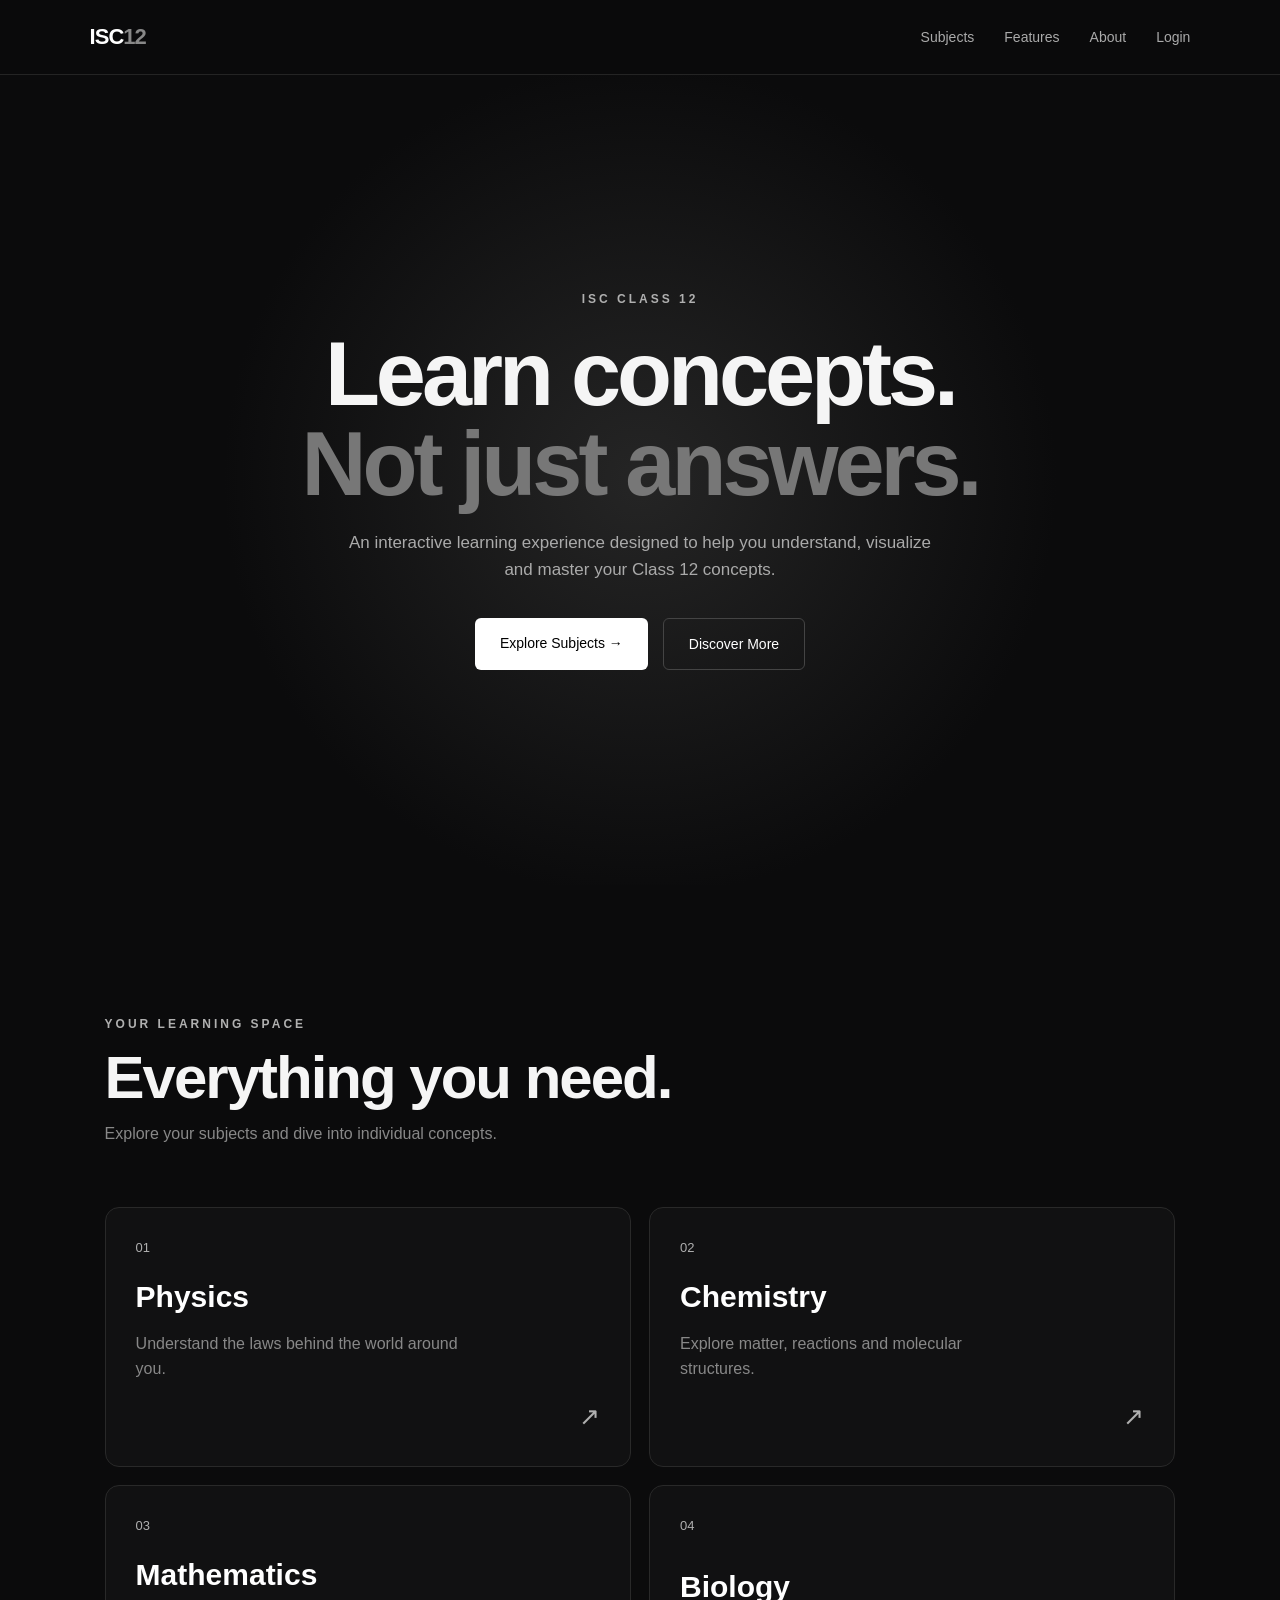
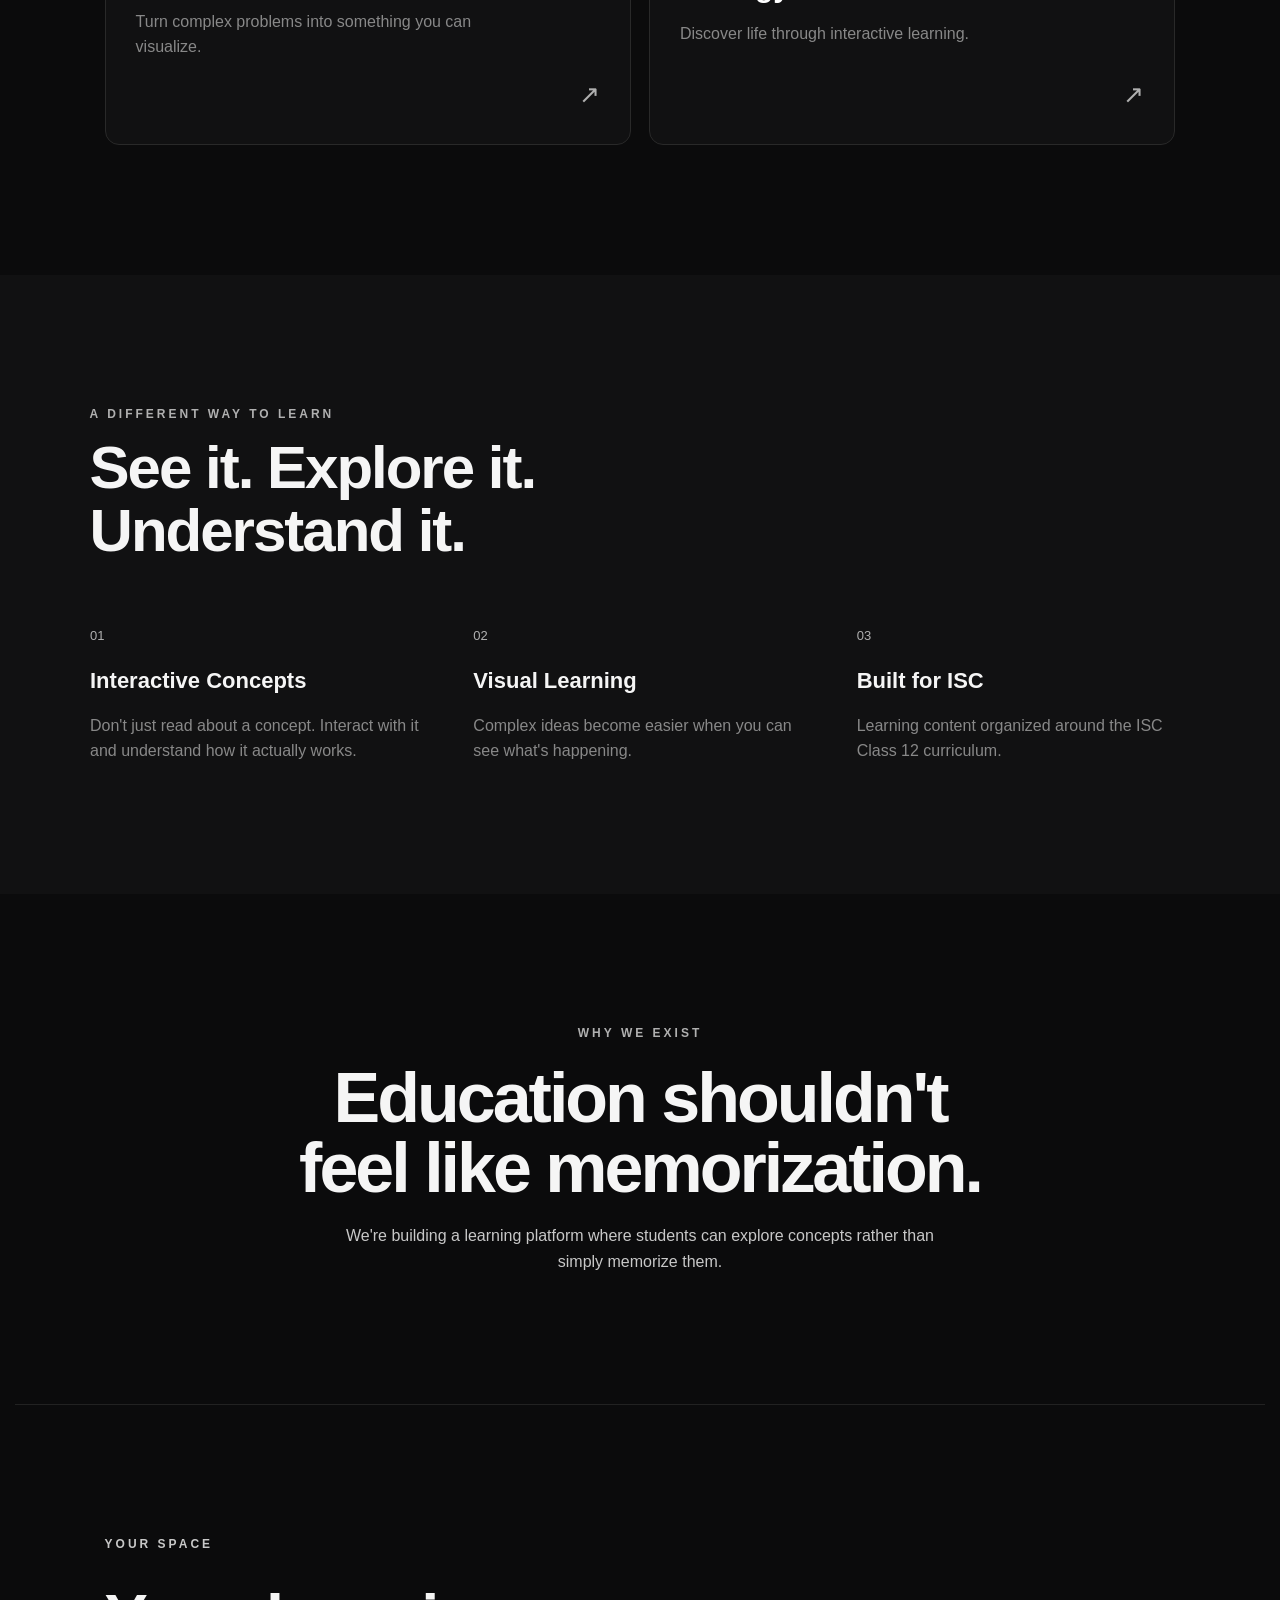
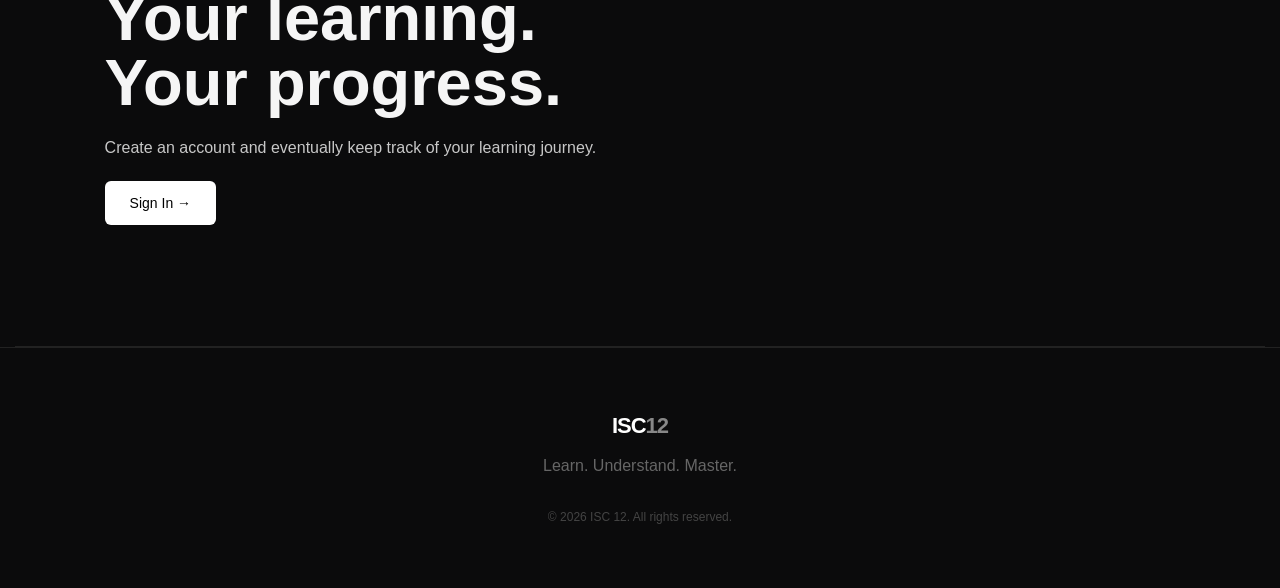
<file: index.html>
<!DOCTYPE html>
<html lang="en">

<head>
    <meta charset="UTF-8">

    <meta name="viewport"
          content="width=device-width, initial-scale=1.0">

    <title>ISC 12 — Learn Differently</title>

    <link rel="stylesheet" href="style.css">
</head>

<body>

    <!-- NAVIGATION -->

    <header class="navbar">

        <a href="#" class="logo">
            ISC<span>12</span>
        </a>

        <nav>
            <a href="#subjects">Subjects</a>
            <a href="#features">Features</a>
            <a href="#about">About</a>
            <a href="#login">Login</a>
        </nav>

    </header>


    <!-- HERO -->

    <main>

        <section class="hero">

            <div class="hero-content">

                <p class="eyebrow">
                    ISC CLASS 12
                </p>

                <h1>
                    Learn concepts.<br>
                    <span>Not just answers.</span>
                </h1>

                <p class="hero-description">
                    An interactive learning experience designed
                    to help you understand, visualize and master
                    your Class 12 concepts.
                </p>

                <div class="hero-buttons">

                    <a href="#subjects" class="primary-button">
                        Explore Subjects →
                    </a>

                    <a href="#features" class="secondary-button">
                        Discover More
                    </a>

                </div>

            </div>

        </section>


        <!-- SUBJECTS -->

        <section id="subjects" class="subjects section">

            <div class="section-heading">

                <p class="eyebrow">
                    YOUR LEARNING SPACE
                </p>

                <h2>
                    Everything you need.
                </h2>

                <p>
                    Explore your subjects and dive into
                    individual concepts.
                </p>

            </div>


            <div class="subject-grid">

                <a href="physics.html" class="subject-card physics">

                    <span class="subject-number">01</span>

                    <div>
                        <h3>Physics</h3>

                        <p>
                            Understand the laws behind
                            the world around you.
                        </p>
                    </div>

                    <span class="arrow">↗</span>

                </a>


                <a href="#" class="subject-card chemistry">

                    <span class="subject-number">02</span>

                    <div>
                        <h3>Chemistry</h3>

                        <p>
                            Explore matter, reactions
                            and molecular structures.
                        </p>
                    </div>

                    <span class="arrow">↗</span>

                </a>


                <a href="#" class="subject-card mathematics">

                    <span class="subject-number">03</span>

                    <div>
                        <h3>Mathematics</h3>

                        <p>
                            Turn complex problems into
                            something you can visualize.
                        </p>
                    </div>

                    <span class="arrow">↗</span>

                </a>


                <a href="#" class="subject-card biology">

                    <span class="subject-number">04</span>

                    <div>
                        <h3>Biology</h3>

                        <p>
                            Discover life through
                            interactive learning.
                        </p>
                    </div>

                    <span class="arrow">↗</span>

                </a>

            </div>

        </section>


        <!-- FEATURES -->

        <section id="features" class="features section">

            <div class="section-heading">

                <p class="eyebrow">
                    A DIFFERENT WAY TO LEARN
                </p>

                <h2>
                    See it. Explore it.<br>
                    Understand it.
                </h2>

            </div>


            <div class="feature-grid">

                <div class="feature">

                    <span>01</span>

                    <h3>Interactive Concepts</h3>

                    <p>
                        Don't just read about a concept.
                        Interact with it and understand
                        how it actually works.
                    </p>

                </div>


                <div class="feature">

                    <span>02</span>

                    <h3>Visual Learning</h3>

                    <p>
                        Complex ideas become easier when
                        you can see what's happening.
                    </p>

                </div>


                <div class="feature">

                    <span>03</span>

                    <h3>Built for ISC</h3>

                    <p>
                        Learning content organized around
                        the ISC Class 12 curriculum.
                    </p>

                </div>

            </div>

        </section>


        <!-- ABOUT -->

        <section id="about" class="about section">

            <p class="eyebrow">
                WHY WE EXIST
            </p>

            <h2>
                Education shouldn't<br>
                feel like memorization.
            </h2>

            <p>
                We're building a learning platform where
                students can explore concepts rather than
                simply memorize them.
            </p>

        </section>


        <!-- LOGIN PREVIEW -->

        <section id="login" class="login-section section">

            <div>

                <p class="eyebrow">
                    YOUR SPACE
                </p>

                <h2>
                    Your learning.<br>
                    Your progress.
                </h2>

                <p>
                    Create an account and eventually keep
                    track of your learning journey.
                </p>

                <a href="#" class="primary-button">
                    Sign In →
                </a>

            </div>

        </section>

    </main>


    <!-- FOOTER -->

    <footer>

        <div class="footer-logo">
            ISC<span>12</span>
        </div>

        <p>
            Learn. Understand. Master.
        </p>

        <p class="copyright">
            © 2026 ISC 12. All rights reserved.
        </p>

    </footer>


</body>

                        </html>
</file>
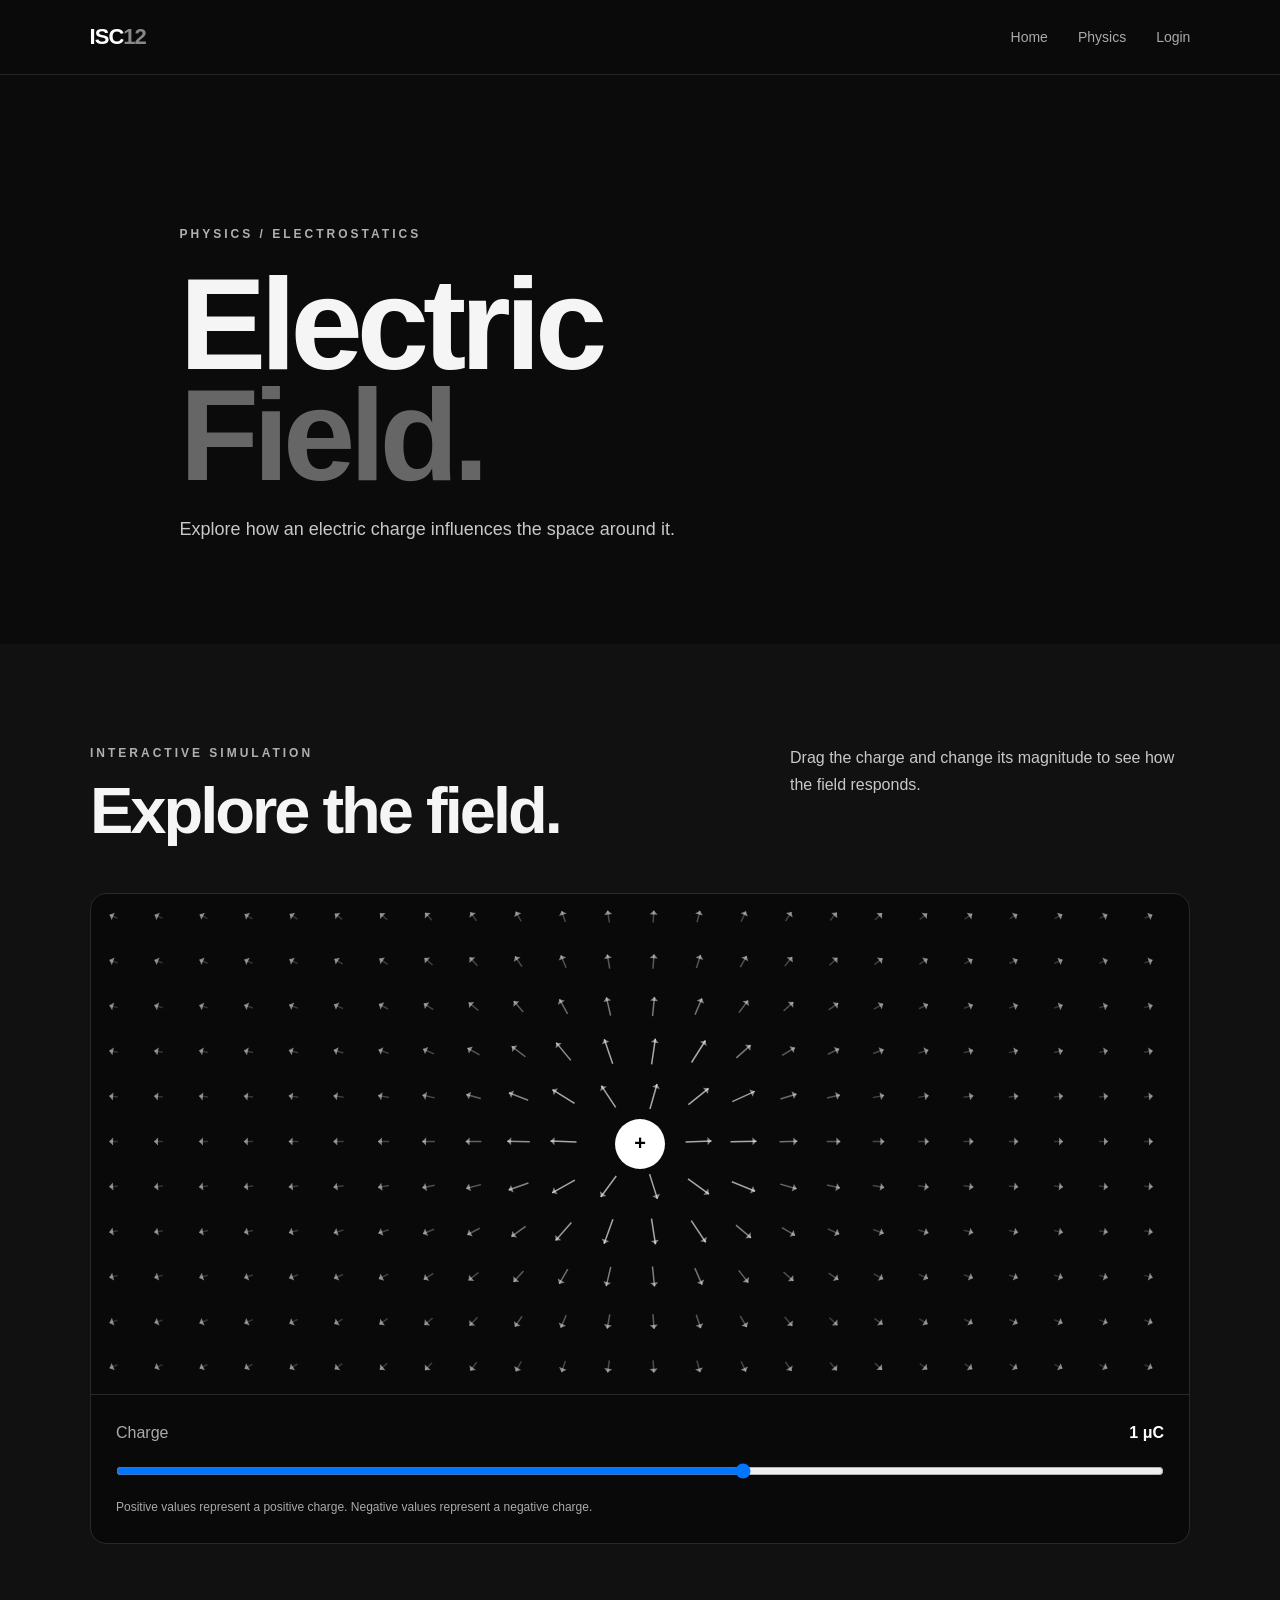
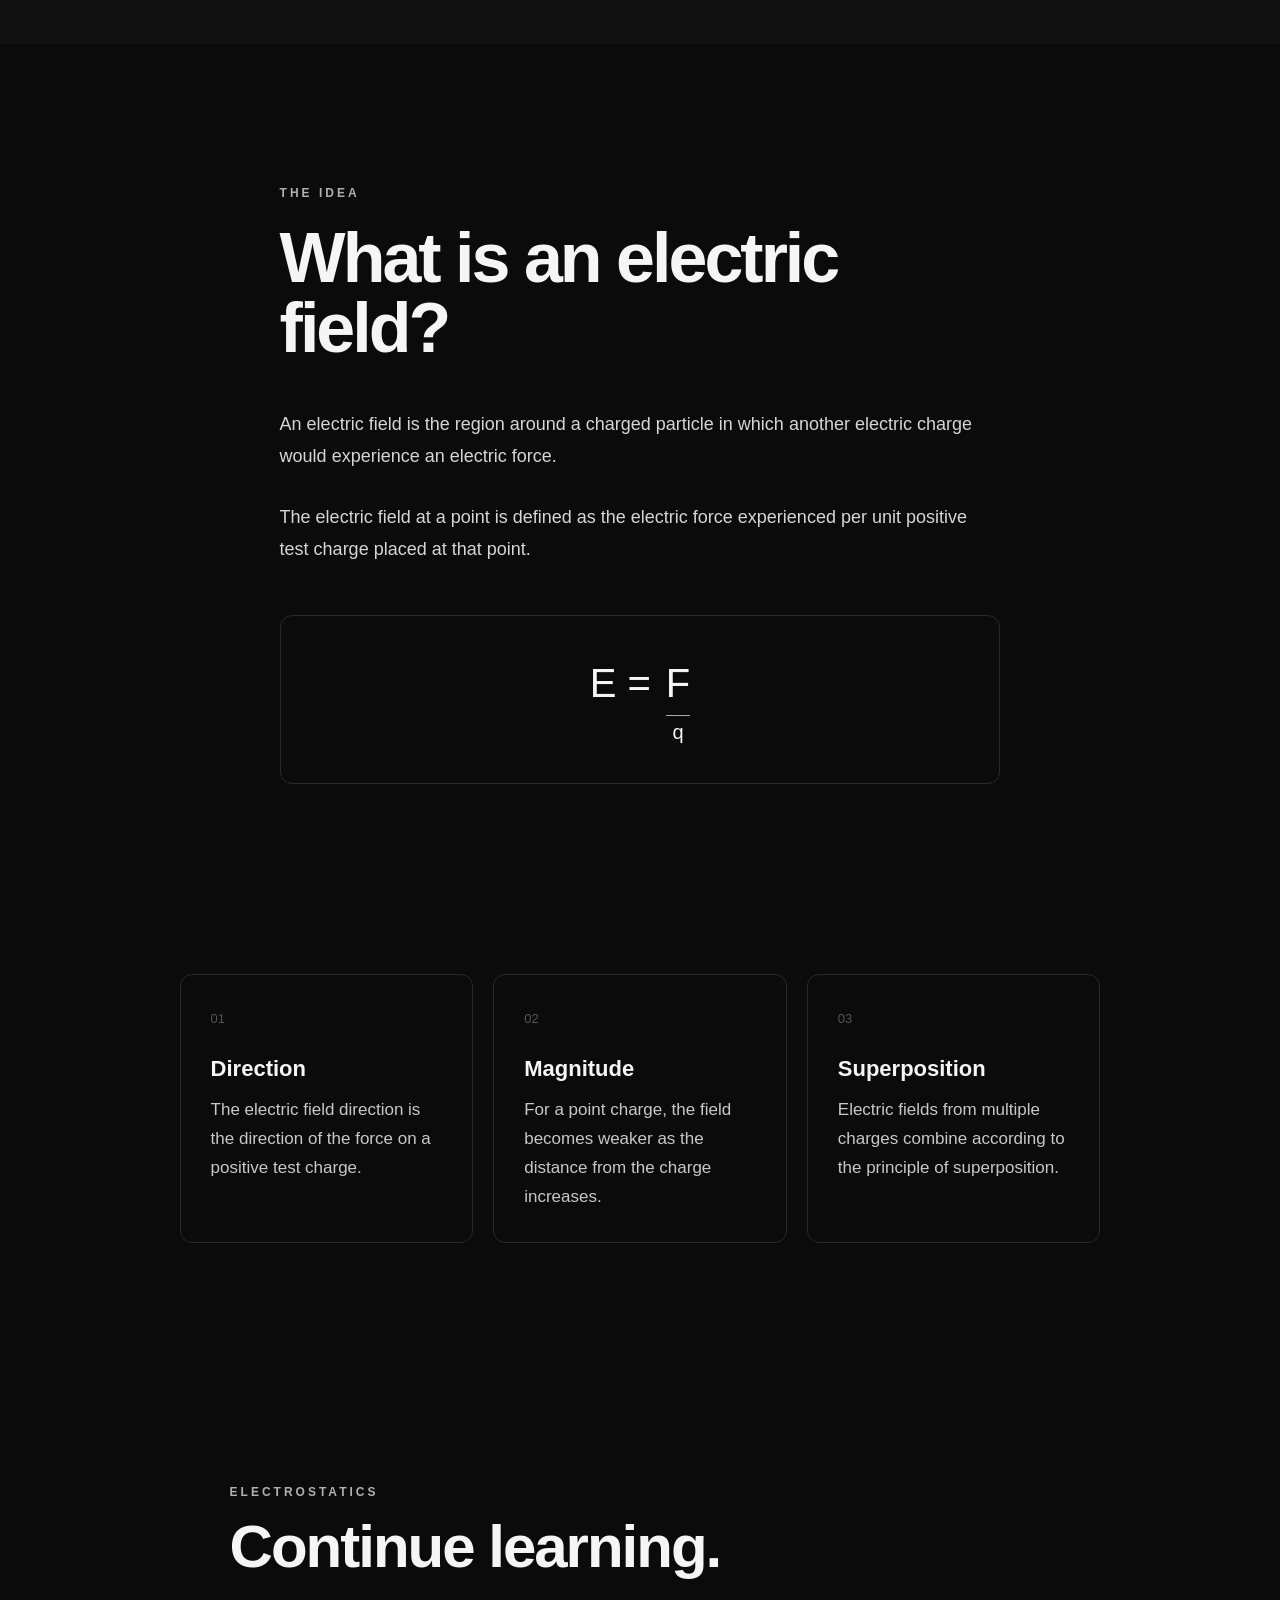
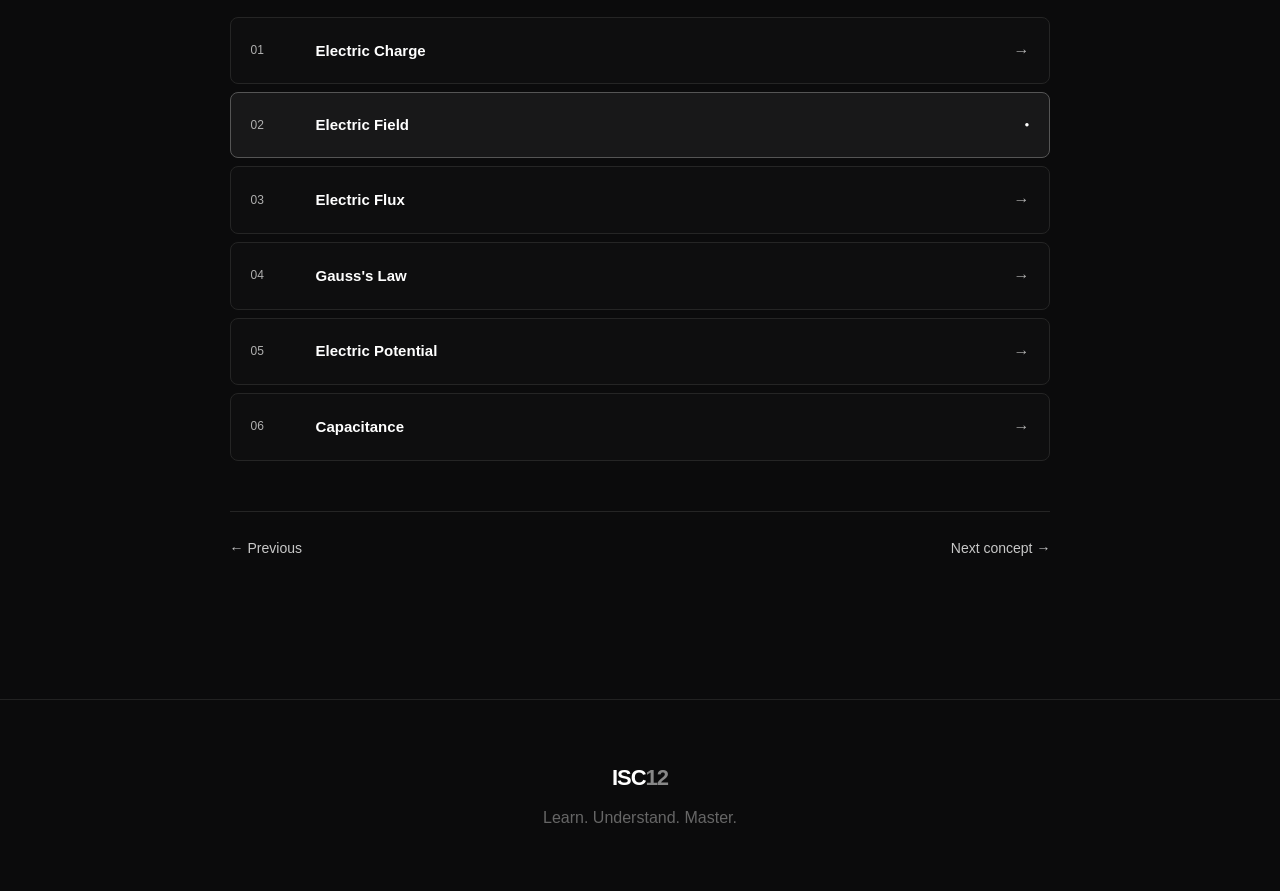
<file: electric-field.html>
<!DOCTYPE html>
<html lang="en">

<head>

    <meta charset="UTF-8">

    <meta name="viewport"
          content="width=device-width, initial-scale=1.0">

    <title>Electric Field — ISC 12</title>

    <link rel="stylesheet" href="style.css">

</head>

<body>

    <!-- NAVIGATION -->

    <header class="navbar">

        <a href="index.html" class="logo">
            ISC<span>12</span>
        </a>

        <nav>

            <a href="index.html">Home</a>
            <a href="physics.html">Physics</a>
            <a href="#">Login</a>

        </nav>

    </header>


    <main>

        <!-- CONCEPT INTRO -->

        <section class="concept-intro">

            <p class="eyebrow">
                PHYSICS / ELECTROSTATICS
            </p>

            <h1>
                Electric<br>
                <span>Field.</span>
            </h1>

            <p>
                Explore how an electric charge influences
                the space around it.
            </p>

        </section>


        <!-- SIMULATION -->

        <section class="simulation-section">

            <div class="simulation-header">

                <div>

                    <p class="eyebrow">
                        INTERACTIVE SIMULATION
                    </p>

                    <h2>
                        Explore the field.
                    </h2>

                </div>

                <p>
                    Drag the charge and change its
                    magnitude to see how the field responds.
                </p>

            </div>


            <div class="simulation-container">

                <canvas id="fieldCanvas"></canvas>

                <div class="simulation-controls">

                    <label for="charge">
                        Charge

                        <strong>
                            <span id="chargeValue">1</span> μC
                        </strong>

                    </label>

                    <input
                        type="range"
                        id="charge"
                        min="-5"
                        max="5"
                        step="1"
                        value="1"
                    >

                    <p class="control-info">
                        Positive values represent a positive
                        charge. Negative values represent
                        a negative charge.
                    </p>

                </div>

            </div>

        </section>


        <!-- EXPLANATION -->

        <section class="lesson-section">

            <p class="eyebrow">
                THE IDEA
            </p>

            <h2>
                What is an electric field?
            </h2>

            <div class="lesson-content">

                <p>
                    An electric field is the region around
                    a charged particle in which another
                    electric charge would experience an
                    electric force.
                </p>

                <p>
                    The electric field at a point is defined
                    as the electric force experienced per
                    unit positive test charge placed at that
                    point.
                </p>

            </div>


            <div class="formula">

                <span>
                    E =
                </span>

                <span>
                    F
                    <small>q</small>
                </span>

            </div>

        </section>


        <!-- KEY POINTS -->

        <section class="key-points">

            <div class="key-point">

                <span>01</span>

                <h3>
                    Direction
                </h3>

                <p>
                    The electric field direction is the
                    direction of the force on a positive
                    test charge.
                </p>

            </div>


            <div class="key-point">

                <span>02</span>

                <h3>
                    Magnitude
                </h3>

                <p>
                    For a point charge, the field becomes
                    weaker as the distance from the charge
                    increases.
                </p>

            </div>


            <div class="key-point">

                <span>03</span>

                <h3>
                    Superposition
                </h3>

                <p>
                    Electric fields from multiple charges
                    combine according to the principle of
                    superposition.
                </p>

            </div>

        </section>
<!-- CONCEPT NAVIGATION -->

<section class="concept-navigation">

    <div class="concept-nav-header">

        <p class="eyebrow">
            ELECTROSTATICS
        </p>

        <h2>
            Continue learning.
        </h2>

    </div>


    <div class="concept-list">

        <a href="#" class="concept-item">

            <span>01</span>

            <strong>
                Electric Charge
            </strong>

            <span>→</span>

        </a>


        <a href="electric-field.html"
           class="concept-item active">

            <span>02</span>

            <strong>
                Electric Field
            </strong>

            <span>●</span>

        </a>


        <a href="electric-flux.html" class="concept-item">
    <span>03</span>
    <strong>Electric Flux</strong>
    <span>→</span>
</a>


        <a href="#" class="concept-item">

            <span>04</span>

            <strong>
                Gauss's Law
            </strong>

            <span>→</span>

        </a>


        <a href="#" class="concept-item">

            <span>05</span>

            <strong>
                Electric Potential
            </strong>

            <span>→</span>

        </a>


        <a href="#" class="concept-item">

            <span>06</span>

            <strong>
                Capacitance
            </strong>

            <span>→</span>

        </a>

    </div>


    <div class="next-prev">

        <a href="#">
            ← Previous
        </a>

        <a href="#">
            Next concept →
        </a>

    </div>

</section>

    </main>


    <footer>

        <div class="footer-logo">
            ISC<span>12</span>
        </div>

        <p>
            Learn. Understand. Master.
        </p>

    </footer>


    <script src="script.js"></script>

</body>

</html>
</file>
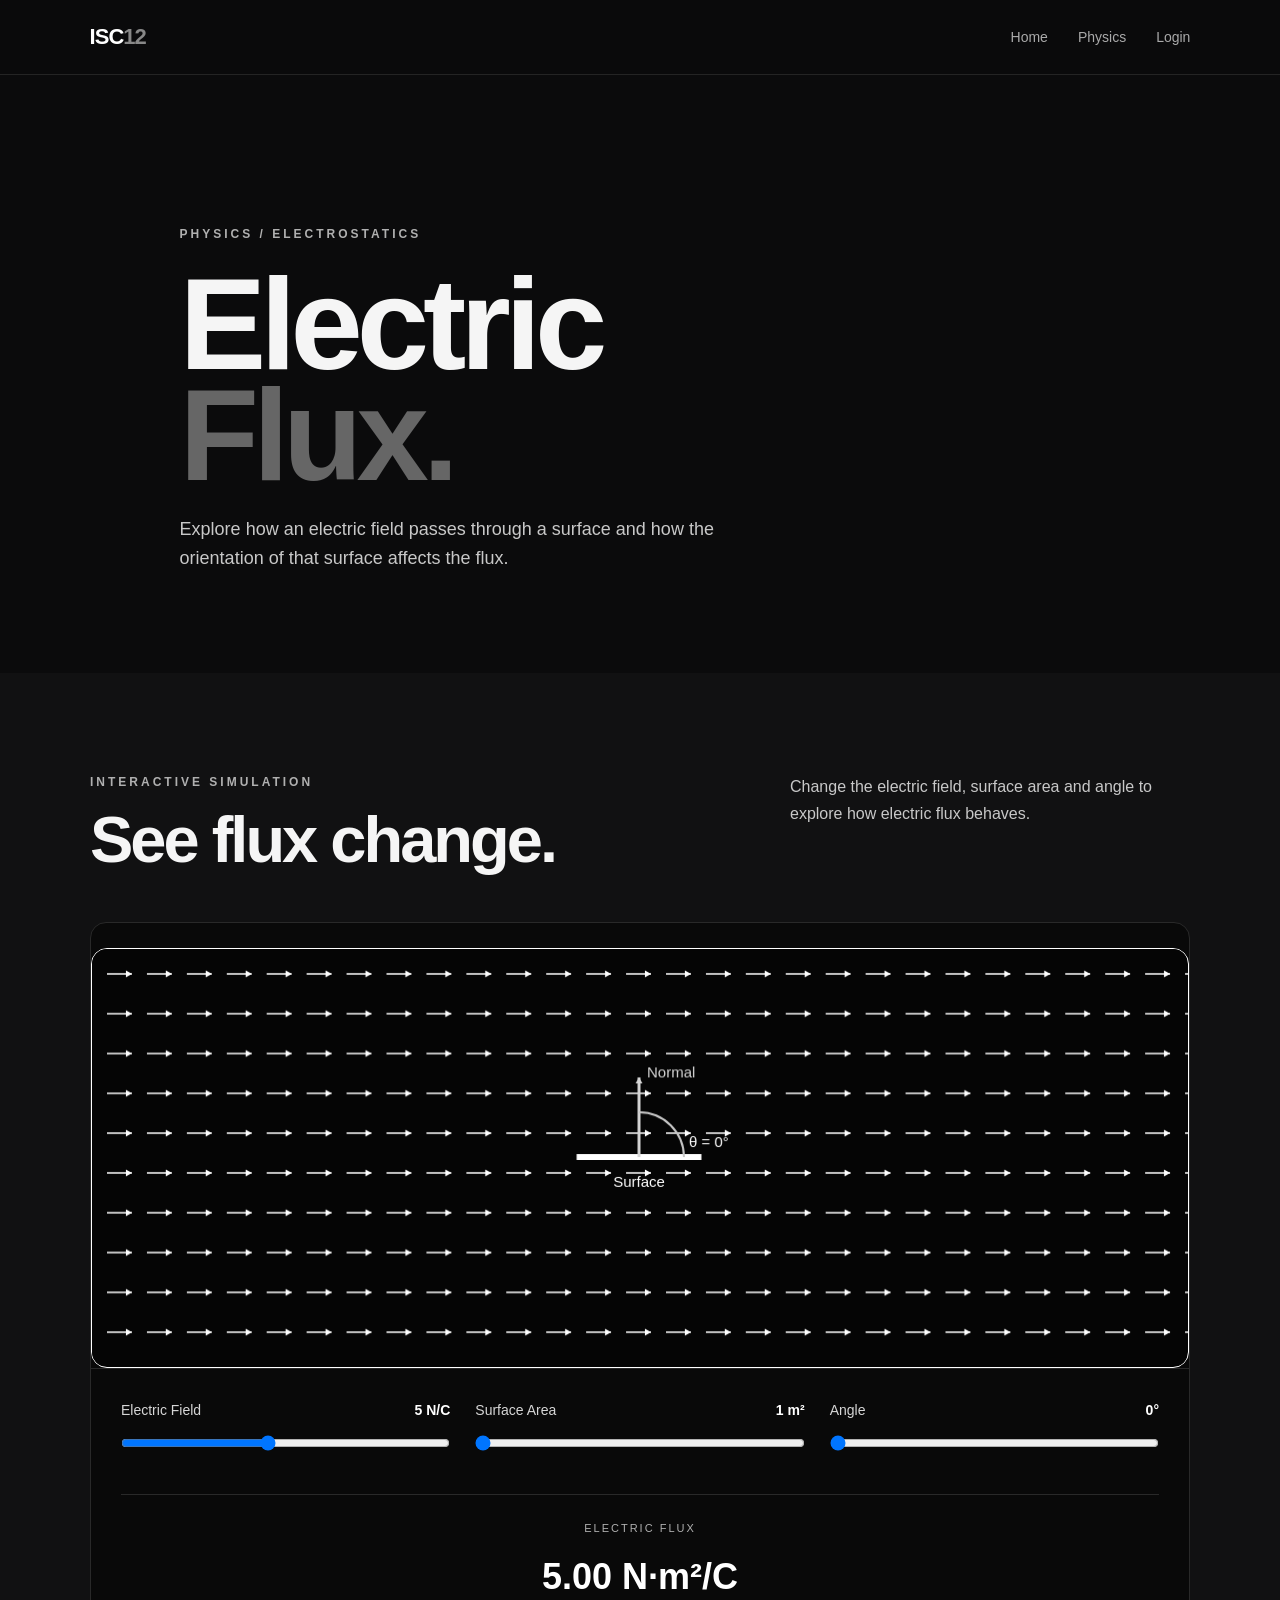
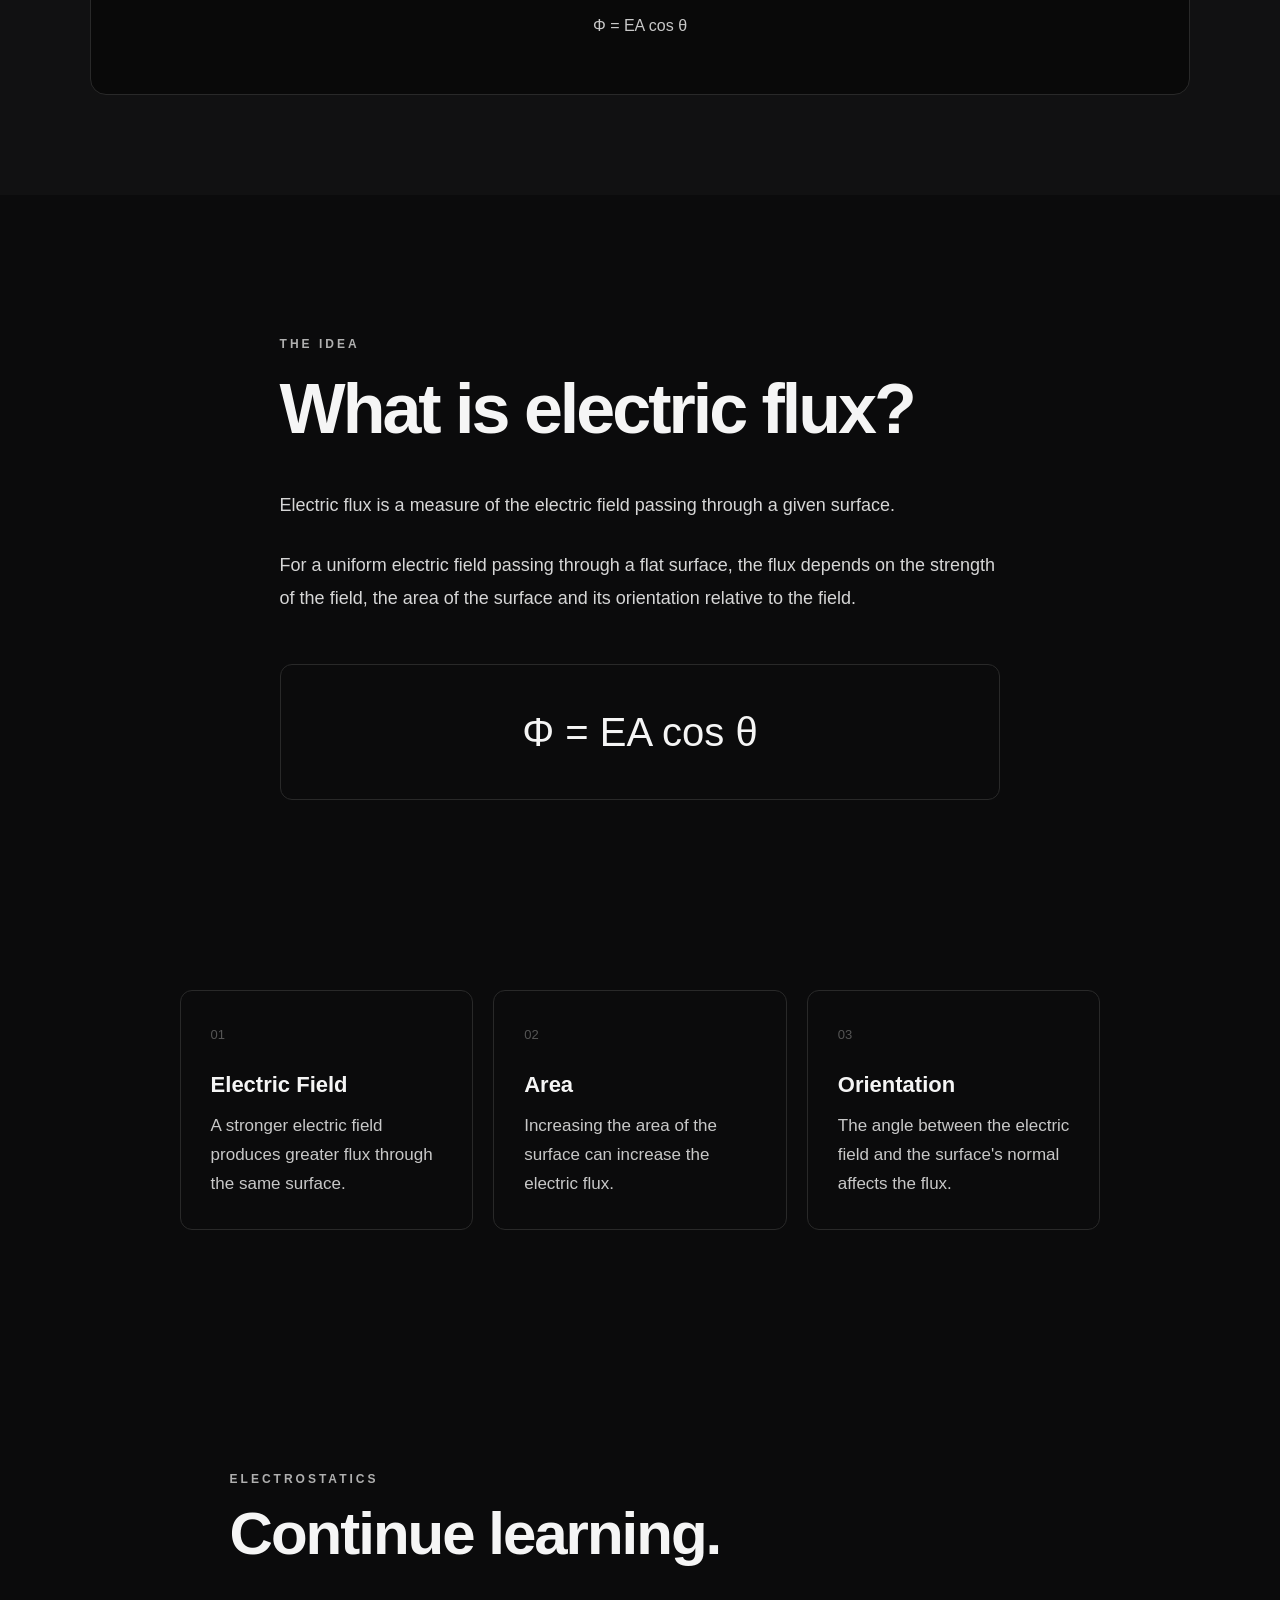
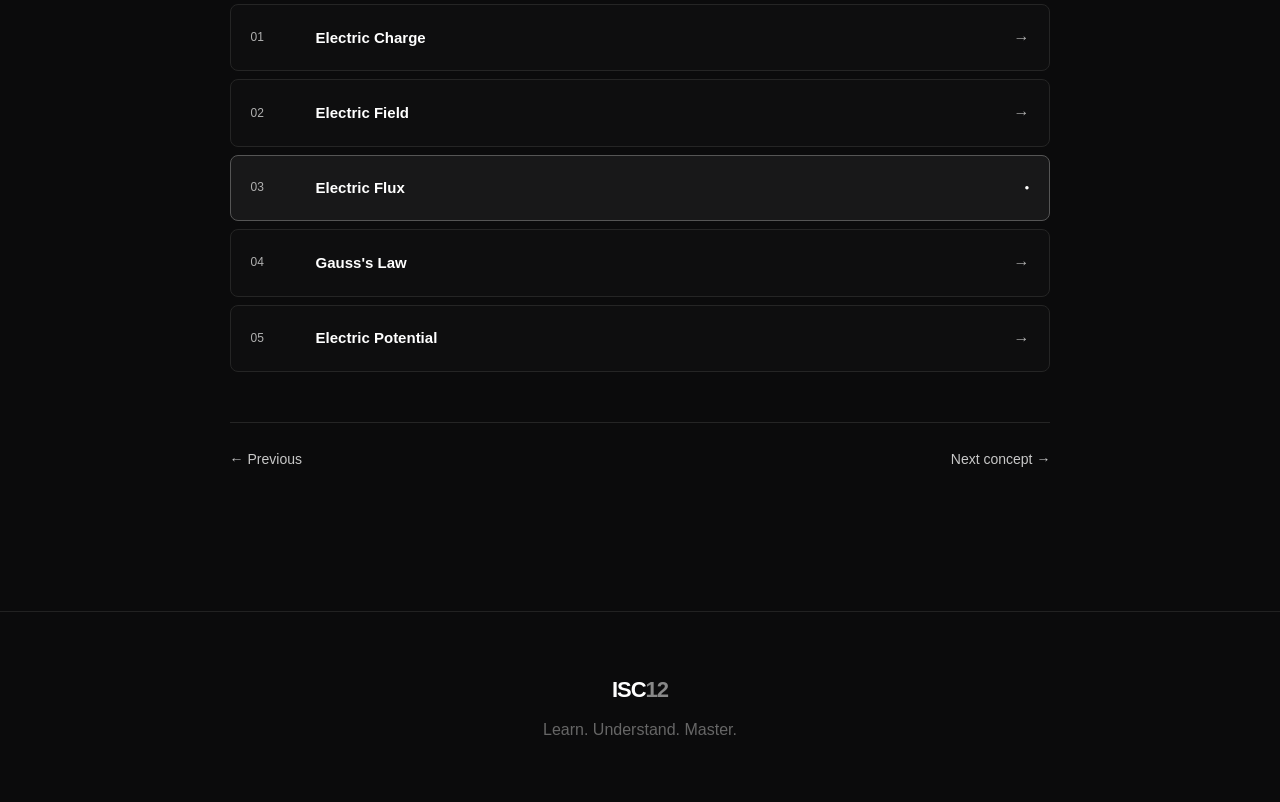
<file: electric-flux.html>
<!DOCTYPE html>
<html lang="en">

<head>

    <meta charset="UTF-8">

    <meta name="viewport"
          content="width=device-width, initial-scale=1.0">

    <title>Electric Flux — ISC 12</title>

    <link rel="stylesheet" href="style.css">

</head>

<body>

<header class="navbar">

    <a href="index.html" class="logo">
        ISC<span>12</span>
    </a>

    <nav>
        <a href="index.html">Home</a>
        <a href="physics.html">Physics</a>
        <a href="#">Login</a>
    </nav>

</header>


<main>

    <section class="concept-intro">

        <p class="eyebrow">
            PHYSICS / ELECTROSTATICS
        </p>

        <h1>
            Electric<br>
            <span>Flux.</span>
        </h1>

        <p>
            Explore how an electric field passes through
            a surface and how the orientation of that
            surface affects the flux.
        </p>

    </section>
<!-- ELECTRIC FLUX SIMULATION -->

<section class="flux-simulation">

    <div class="flux-header">

        <div>
            <p class="eyebrow">
                INTERACTIVE SIMULATION
            </p>

            <h2>
                See flux change.
            </h2>
        </div>

        <p>
            Change the electric field, surface area and
            angle to explore how electric flux behaves.
        </p>

    </div>


    <div class="flux-container">

        <canvas id="fluxCanvas"></canvas>


        <div class="flux-controls">

            <div class="flux-control">

                <label>
                    Electric Field
                    <strong>
                        <span id="fieldValue">5</span> N/C
                    </strong>
                </label>

                <input
                    type="range"
                    id="fieldSlider"
                    min="1"
                    max="10"
                    value="5"
                >

            </div>


            <div class="flux-control">

                <label>
                    Surface Area
                    <strong>
                        <span id="areaValue">1</span> m²
                    </strong>
                </label>

                <input
                    type="range"
                    id="areaSlider"
                    min="1"
                    max="10"
                    value="1"
                >

            </div>


            <div class="flux-control">

                <label>
                    Angle
                    <strong>
                        <span id="angleValue">0</span>°
                    </strong>
                </label>

                <input
                    type="range"
                    id="angleSlider"
                    min="0"
                    max="180"
                    value="0"
                >

            </div>


            <div class="flux-result">

                <span>
                    ELECTRIC FLUX
                </span>

                <strong id="fluxValue">
                    5.00 N·m²/C
                </strong>

                <p>
                    Φ = EA cos θ
                </p>

            </div>

        </div>

    </div>

</section>

    <section class="lesson-section">

        <p class="eyebrow">
            THE IDEA
        </p>

        <h2>
            What is electric flux?
        </h2>

        <div class="lesson-content">

            <p>
                Electric flux is a measure of the electric
                field passing through a given surface.
            </p>

            <p>
                For a uniform electric field passing through
                a flat surface, the flux depends on the
                strength of the field, the area of the
                surface and its orientation relative to
                the field.
            </p>

        </div>


        <div class="formula">

            <span>
                Φ = EA cos θ
            </span>

        </div>

    </section>


    <section class="key-points">

        <div class="key-point">

            <span>01</span>

            <h3>Electric Field</h3>

            <p>
                A stronger electric field produces greater
                flux through the same surface.
            </p>

        </div>


        <div class="key-point">

            <span>02</span>

            <h3>Area</h3>

            <p>
                Increasing the area of the surface can
                increase the electric flux.
            </p>

        </div>


        <div class="key-point">

            <span>03</span>

            <h3>Orientation</h3>

            <p>
                The angle between the electric field and
                the surface's normal affects the flux.
            </p>

        </div>

    </section>


    <section class="concept-navigation">

        <div class="concept-nav-header">

            <p class="eyebrow">
                ELECTROSTATICS
            </p>

            <h2>
                Continue learning.
            </h2>

        </div>


        <div class="concept-list">

            <a href="#" class="concept-item">
                <span>01</span>
                <strong>Electric Charge</strong>
                <span>→</span>
            </a>


            <a href="electric-field.html"
               class="concept-item">

                <span>02</span>
                <strong>Electric Field</strong>
                <span>→</span>

            </a>


            <a href="electric-flux.html"
               class="concept-item active">

                <span>03</span>
                <strong>Electric Flux</strong>
                <span>●</span>

            </a>


            <a href="#"
               class="concept-item">

                <span>04</span>
                <strong>Gauss's Law</strong>
                <span>→</span>

            </a>


            <a href="#"
               class="concept-item">

                <span>05</span>
                <strong>Electric Potential</strong>
                <span>→</span>

            </a>

        </div>


        <div class="next-prev">

            <a href="electric-field.html">
                ← Previous
            </a>

            <a href="#">
                Next concept →
            </a>

        </div>

    </section>

</main>


<footer>

    <div class="footer-logo">
        ISC<span>12</span>
    </div>

    <p>
        Learn. Understand. Master.
    </p>

</footer>


<script src="script.js"></script>

</body>

</html>
</file>
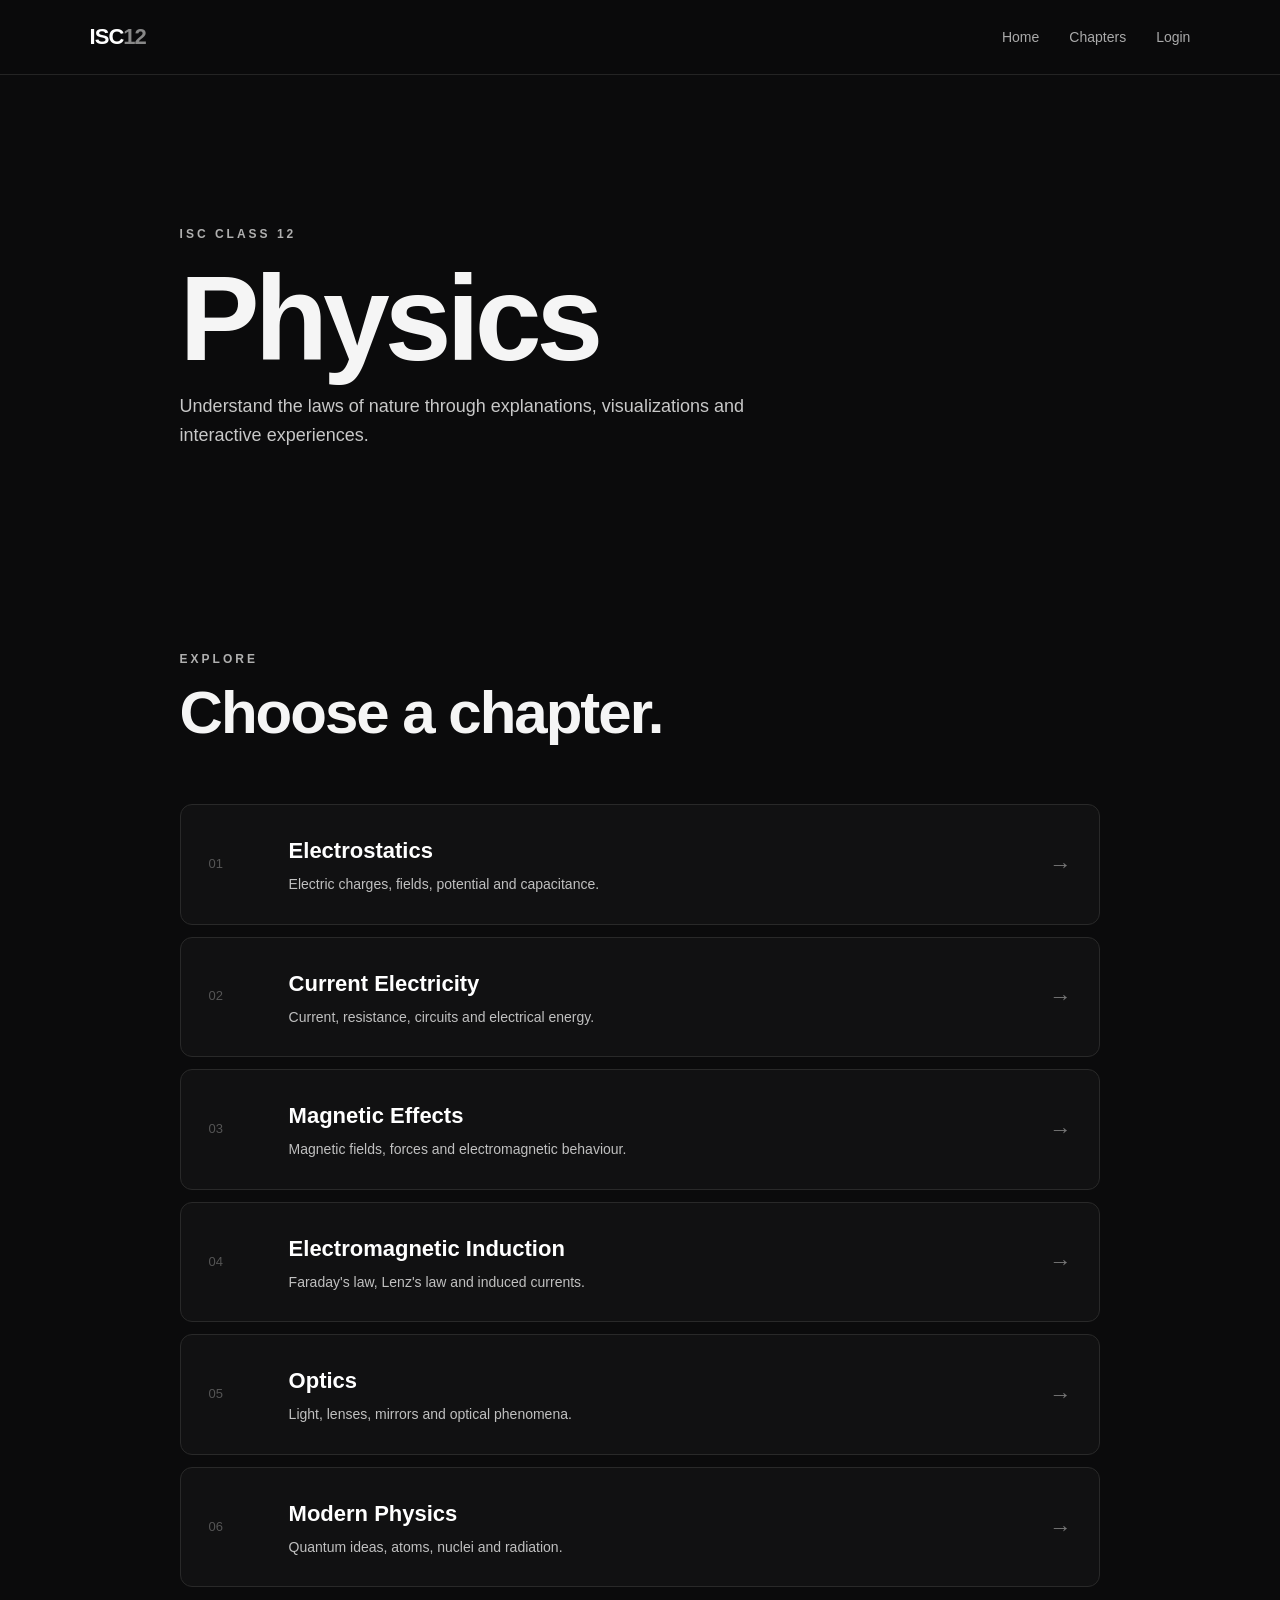
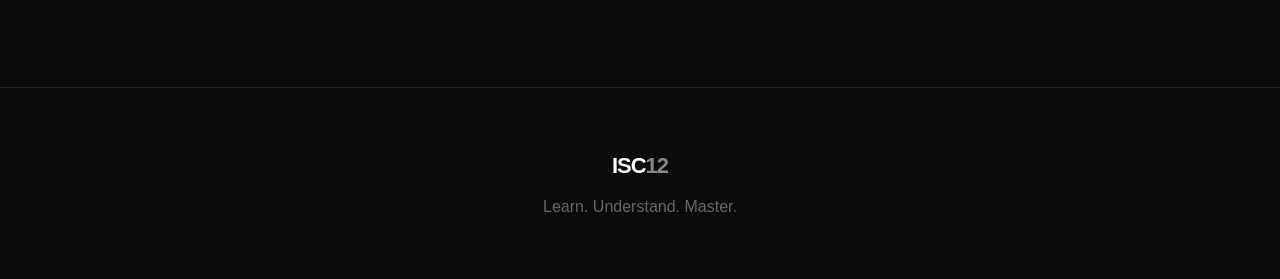
<file: physics.html>
<!DOCTYPE html>
<html lang="en">

<head>

    <meta charset="UTF-8">

    <meta name="viewport"
          content="width=device-width, initial-scale=1.0">

    <title>Physics — ISC 12</title>

    <link rel="stylesheet" href="style.css">

</head>


<body>

    <!-- NAVIGATION -->

    <header class="navbar">

        <a href="index.html" class="logo">
            ISC<span>12</span>
        </a>

        <nav>

            <a href="index.html">Home</a>
            <a href="#chapters">Chapters</a>
            <a href="#">Login</a>

        </nav>

    </header>


    <!-- PAGE INTRO -->

    <main>

        <section class="subject-hero">

            <p class="eyebrow">
                ISC CLASS 12
            </p>

            <h1>
                Physics
            </h1>

            <p>
                Understand the laws of nature through
                explanations, visualizations and interactive
                experiences.
            </p>

        </section>


        <!-- CHAPTERS -->

        <section id="chapters" class="chapters">

            <div class="section-heading">

                <p class="eyebrow">
                    EXPLORE
                </p>

                <h2>
                    Choose a chapter.
                </h2>

            </div>


            <div class="chapter-list">


                <a href="electric-field.html" class="chapter-card">

                    <span>01</span>

                    <div>

                        <h3>
                            Electrostatics
                        </h3>

                        <p>
                            Electric charges, fields,
                            potential and capacitance.
                        </p>

                    </div>

                    <strong>→</strong>

                </a>


                <a href="#" class="chapter-card">

                    <span>02</span>

                    <div>

                        <h3>
                            Current Electricity
                        </h3>

                        <p>
                            Current, resistance,
                            circuits and electrical energy.
                        </p>

                    </div>

                    <strong>→</strong>

                </a>


                <a href="#" class="chapter-card">

                    <span>03</span>

                    <div>

                        <h3>
                            Magnetic Effects
                        </h3>

                        <p>
                            Magnetic fields, forces and
                            electromagnetic behaviour.
                        </p>

                    </div>

                    <strong>→</strong>

                </a>


                <a href="#" class="chapter-card">

                    <span>04</span>

                    <div>

                        <h3>
                            Electromagnetic Induction
                        </h3>

                        <p>
                            Faraday's law, Lenz's law
                            and induced currents.
                        </p>

                    </div>

                    <strong>→</strong>

                </a>


                <a href="#" class="chapter-card">

                    <span>05</span>

                    <div>

                        <h3>
                            Optics
                        </h3>

                        <p>
                            Light, lenses, mirrors and
                            optical phenomena.
                        </p>

                    </div>

                    <strong>→</strong>

                </a>


                <a href="#" class="chapter-card">

                    <span>06</span>

                    <div>

                        <h3>
                            Modern Physics
                        </h3>

                        <p>
                            Quantum ideas, atoms,
                            nuclei and radiation.
                        </p>

                    </div>

                    <strong>→</strong>

                </a>


            </div>

        </section>

    </main>


    <footer>

        <div class="footer-logo">
            ISC<span>12</span>
        </div>

        <p>
            Learn. Understand. Master.
        </p>

    </footer>


</body>

  </html>
</file>
<file: style.css>
* {
    margin: 0;
    padding: 0;
    box-sizing: border-box;
}

html {
    scroll-behavior: smooth;
}

body {
    font-family: Arial, sans-serif;
    background: #0b0b0c;
    color: #f5f5f5;
    line-height: 1.6;
}


/* NAVBAR */

.navbar {
    height: 75px;
    padding: 0 7%;

    display: flex;
    justify-content: space-between;
    align-items: center;

    border-bottom: 1px solid #242424;

    position: sticky;
    top: 0;
    z-index: 100;

    background: rgba(11, 11, 12, 0.9);
    backdrop-filter: blur(10px);
}

.logo,
.footer-logo {
    font-size: 22px;
    font-weight: 800;
    letter-spacing: -1px;

    color: white;
    text-decoration: none;
}

.logo span,
.footer-logo span {
    color: #888;
}

.navbar nav {
    display: flex;
    gap: 30px;
}

.navbar nav a {
    color: #aaa;
    text-decoration: none;
    font-size: 14px;

    transition: 0.3s;
}

.navbar nav a:hover {
    color: white;
}


/* HERO */

.hero {
    min-height: 90vh;

    display: flex;
    align-items: center;
    justify-content: center;

    text-align: center;

    padding: 80px 7%;

    background:
        radial-gradient(
            circle at center,
            #252525 0%,
            #0b0b0c 55%
        );
}

.hero-content {
    max-width: 850px;
}

.eyebrow {
    font-size: 12px;
    letter-spacing: 3px;
    color: #888;
    font-weight: bold;
}

.hero h1 {
    font-size: clamp(48px, 8vw, 90px);

    line-height: 1;

    letter-spacing: -4px;

    margin: 20px 0;
}

.hero h1 span {
    color: #777;
}

.hero-description {
    max-width: 600px;

    margin: auto;

    color: #aaa;

    font-size: 17px;
}

.hero-buttons {
    margin-top: 35px;

    display: flex;
    justify-content: center;

    gap: 15px;
}


/* BUTTONS */

.primary-button,
.secondary-button {
    padding: 14px 25px;

    border-radius: 6px;

    text-decoration: none;

    font-size: 14px;

    transition: 0.3s;
}

.primary-button {
    background: white;
    color: black;
}

.primary-button:hover {
    transform: translateY(-3px);
}

.secondary-button {
    border: 1px solid #444;
    color: white;
}

.secondary-button:hover {
    background: #1c1c1c;
}


/* SECTIONS */

.section {
    padding: 130px 7%;

    max-width: 1250px;

    margin: auto;
}

.section-heading {
    margin-bottom: 60px;
}

.section-heading h2 {
    font-size: clamp(38px, 5vw, 60px);

    line-height: 1.05;

    letter-spacing: -2px;

    margin: 12px 0;
}

.section-heading p:last-child {
    color: #888;
}


/* SUBJECTS */

.subject-grid {
    display: grid;

    grid-template-columns: repeat(2, 1fr);

    gap: 18px;
}

.subject-card {
    min-height: 260px;

    padding: 30px;

    border: 1px solid #292929;

    border-radius: 14px;

    text-decoration: none;

    color: white;

    display: flex;

    flex-direction: column;

    justify-content: space-between;

    transition: 0.35s;

    background: #111112;
}

.subject-card:hover {
    transform: translateY(-6px);

    border-color: #555;
}

.subject-number {
    color: #666;

    font-size: 13px;
}

.subject-card h3 {
    font-size: 30px;

    margin-bottom: 10px;
}

.subject-card p {
    color: #888;

    max-width: 350px;
}

.arrow {
    align-self: flex-end;

    font-size: 25px;

    color: #777;
}


/* FEATURES */

.features {
    max-width: none;

    background: #111112;
}

.feature-grid {
    max-width: 1100px;

    margin: auto;

    display: grid;

    grid-template-columns: repeat(3, 1fr);

    gap: 50px;
}

.feature span {
    color: #555;

    font-size: 13px;
}

.feature h3 {
    margin: 15px 0;

    font-size: 22px;
}

.feature p {
    color: #888;
}


/* ABOUT */

.about {
    text-align: center;

    max-width: 900px;
}

.about h2 {
    font-size: clamp(40px, 6vw, 70px);

    line-height: 1;

    letter-spacing: -3px;

    margin: 20px 0;
}

.about > p:last-child {
    color: #888;

    max-width: 600px;

    margin: auto;
}


/* LOGIN */

.login-section {
    border-top: 1px solid #222;

    border-bottom: 1px solid #222;
}

.login-section h2 {
    font-size: clamp(40px, 6vw, 65px);

    line-height: 1;

    margin: 20px 0;
}

.login-section p {
    color: #888;

    max-width: 500px;

    margin-bottom: 30px;
}


/* FOOTER */

footer {
    padding: 60px 7%;

    text-align: center;

    border-top: 1px solid #222;

    color: #666;
}

footer p {
    margin-top: 10px;
}

footer .copyright {
    font-size: 12px;

    margin-top: 30px;

    color: #444;
}


/* MOBILE */

@media (max-width: 700px) {

    .navbar {
        padding: 0 5%;
    }

    .navbar nav {
        gap: 12px;
    }

    .navbar nav a {
        font-size: 12px;
    }

    .hero {
        min-height: 85vh;

        padding: 60px 5%;
    }

    .hero h1 {
        letter-spacing: -2px;
    }

    .hero-buttons {
        flex-direction: column;

        align-items: stretch;
    }

    .subject-grid {
        grid-template-columns: 1fr;
    }

    .feature-grid {
        grid-template-columns: 1fr;

        gap: 40px;
    }

    .section {
        padding: 90px 5%;
    }
}
/* SUBJECT PAGE */

.subject-hero {
    padding: 150px 7% 100px;

    max-width: 1100px;

    margin: auto;
}

.subject-hero h1 {
    font-size: clamp(60px, 10vw, 120px);

    line-height: 0.9;

    letter-spacing: -5px;

    margin: 20px 0;
}

.subject-hero > p:last-child {
    max-width: 600px;

    color: #888;

    font-size: 18px;
}


/* CHAPTERS */

.chapters {
    padding: 100px 7%;

    max-width: 1100px;

    margin: auto;
}

.chapter-list {
    display: flex;

    flex-direction: column;

    gap: 12px;
}

.chapter-card {
    display: grid;

    grid-template-columns: 60px 1fr 40px;

    align-items: center;

    gap: 20px;

    padding: 28px;

    border: 1px solid #292929;

    border-radius: 12px;

    background: #111112;

    color: white;

    text-decoration: none;

    transition: 0.3s;
}

.chapter-card:hover {
    transform: translateX(6px);

    border-color: #555;
}

.chapter-card > span {
    color: #555;

    font-size: 13px;
}

.chapter-card h3 {
    font-size: 22px;

    margin-bottom: 5px;
}

.chapter-card p {
    color: #777;

    font-size: 14px;
}

.chapter-card strong {
    color: #777;

    font-size: 22px;

    text-align: right;
}


@media (max-width: 700px) {

    .subject-hero {
        padding: 100px 5% 70px;
    }

    .subject-hero h1 {
        letter-spacing: -3px;
    }

    .chapters {
        padding: 70px 5%;
    }

    .chapter-card {
        grid-template-columns: 35px 1fr 25px;

        padding: 22px 18px;

        gap: 12px;
    }

    .chapter-card h3 {
        font-size: 18px;
    }

    }
/* CONCEPT PAGE */

.concept-intro {
    max-width: 1100px;

    margin: auto;

    padding: 150px 7% 100px;
}

.concept-intro h1 {
    font-size: clamp(65px, 11vw, 130px);

    line-height: 0.85;

    letter-spacing: -6px;

    margin: 25px 0;
}

.concept-intro h1 span {
    color: #666;
}

.concept-intro > p:last-child {
    color: #888;

    font-size: 18px;

    max-width: 550px;
}


/* SIMULATION */

.simulation-section {
    background: #111112;

    padding: 100px 7%;
}

.simulation-header {
    max-width: 1100px;

    margin: 0 auto 50px;

    display: flex;

    justify-content: space-between;

    gap: 40px;
}

.simulation-header h2 {
    font-size: clamp(40px, 6vw, 65px);

    letter-spacing: -3px;

    line-height: 1;
    
    margin-top: 15px;
}

.simulation-header > p {
    max-width: 400px;

    color: #d6d6d6;

    line-height: 1.7;
}


/* SIMULATION BOX */

.simulation-container {
    max-width: 1100px;

    margin: auto;

    border: 1px solid #292929;

    border-radius: 16px;

    overflow: hidden;

    background: #090909;
}

#fieldCanvas {
    display: block;

    width: 100%;

    height: 500px;

    cursor: grab;
}

#fieldCanvas:active {
    cursor: grabbing;
}


/* CONTROLS */

.simulation-controls {
    padding: 25px;

    border-top: 1px solid #292929;
}

.simulation-controls label {
    display: flex;

    justify-content: space-between;

    margin-bottom: 15px;

    color: #aaa;
}

.simulation-controls strong {
    color: white;
}

.simulation-controls input {
    width: 100%;
}

.control-info {
    margin-top: 12px;

    font-size: 12px;

    color: #555;
}


/* LESSON */

.lesson-section {
    max-width: 900px;

    margin: auto;

    padding: 140px 7%;
}

.lesson-section h2 {
    font-size: clamp(40px, 6vw, 70px);

    line-height: 1;

    letter-spacing: -3px;

    margin: 20px 0 45px;
}

.lesson-content p {
    color: #d6d6d6;

    font-size: 18px;

    line-height: 1.8;

    margin-bottom: 28px;

    max-width: 750px;
}


/* FORMULA */

.formula {
    margin-top: 50px;

    padding: 35px;

    border: 1px solid #292929;

    border-radius: 12px;

    font-size: 40px;

    display: flex;

    justify-content: center;

    gap: 15px;
}

.formula small {
    display: block;

    text-align: center;

    font-size: 20px;

    border-top: 1px solid #aaa;
}


/* KEY POINTS */

.key-points {
    max-width: 1100px;

    margin: auto;

    padding: 50px 7% 140px;

    display: grid;

    grid-template-columns: repeat(3, 1fr);

    gap: 20px;
}

.key-point {
    padding: 30px;

    border: 1px solid #292929;

    border-radius: 12px;
}

.key-point span {
    color: #555;

    font-size: 13px;
}

.key-point h3 {
    margin: 20px 0 10px;

    font-size: 22px;
}

.key-point p {
    color: #d6d6d6;

    font-size: 17px;

    line-height: 1.7;
}


/* MOBILE */

@media (max-width: 700px) {

    .concept-intro {
        padding: 100px 5% 70px;
    }

    .concept-intro h1 {
        letter-spacing: -4px;
    }

    .simulation-section {
        padding: 70px 5%;
    }

    .simulation-header {
        flex-direction: column;

        gap: 20px;
    }

    #fieldCanvas {
        height: 400px;
    }

    .lesson-section {
        padding: 90px 5%;
    }

    .key-points {
        grid-template-columns: 1fr;

        padding: 30px 5% 90px;
    }

    }
/* CONCEPT NAVIGATION */

.concept-navigation {
    max-width: 1000px;

    margin: auto;

    padding: 100px 7% 140px;
}

.concept-nav-header {
    margin-bottom: 40px;
}

.concept-nav-header h2 {
    font-size: clamp(38px, 5vw, 60px);

    line-height: 1;

    letter-spacing: -2px;

    margin-top: 15px;
}


.concept-list {
    display: flex;

    flex-direction: column;

    gap: 8px;
}


.concept-item {
    display: grid;

    grid-template-columns: 50px 1fr 30px;

    align-items: center;

    gap: 15px;

    padding: 20px;

    border: 1px solid #252525;

    border-radius: 8px;

    text-decoration: none;

    color: white;

    background: #0e0e0f;

    transition: 0.25s;
}


.concept-item:hover {
    background: #171718;

    transform: translateX(5px);
}


.concept-item > span:first-child {
    color: #555;

    font-size: 12px;
}


.concept-item strong {
    font-size: 15px;
}


.concept-item > span:last-child {
    color: #666;

    text-align: right;
}


.concept-item.active {
    border-color: #555;

    background: #181819;
}


.concept-item.active > span:last-child {
    color: white;

    font-size: 8px;
}


/* PREVIOUS / NEXT */

.next-prev {
    display: flex;

    justify-content: space-between;

    margin-top: 50px;

    padding-top: 25px;

    border-top: 1px solid #252525;
}


.next-prev a {
    color: #aaa;

    text-decoration: none;

    font-size: 14px;

    transition: 0.25s;
}


.next-prev a:hover {
    color: white;
}


@media (max-width: 700px) {

    .concept-navigation {
        padding: 80px 5% 100px;
    }

    .concept-item {
        grid-template-columns: 35px 1fr 20px;

        padding: 18px 15px;
    }

    .next-prev {
        font-size: 13px;
    }

}
/* LIGHT TEXT SYSTEM */

.lesson-content p {
    color: #d6d6d6;
}

.key-point p {
    color: #c8c8c8;
}

.subject-hero > p:last-child,
.concept-intro > p:last-child,
.simulation-header > p,
.login-section p,
.about > p:last-child {
    color: #c8c8c8;
}

.chapter-card p {
    color: #c0c0c0;
}

.concept-item > span:first-child,
.concept-item > span:last-child,
.subject-number,
.arrow,
.feature span,
.eyebrow {
    color: #b0b0b0;
}

.control-info {
    color: #aaa;
}

.next-prev a {
    color: #c8c8c8;
}
/* ELECTRIC FLUX SIMULATION */

.flux-simulation {
    background: #111112;
    padding: 100px 7%;
}

.flux-header {
    max-width: 1100px;
    margin: 0 auto 50px;

    display: flex;
    justify-content: space-between;
    gap: 40px;
}

.flux-header h2 {
    font-size: clamp(40px, 6vw, 65px);

    line-height: 1;
    letter-spacing: -3px;

    margin-top: 15px;
}

.flux-header > p {
    max-width: 400px;

    color: #c8c8c8;

    line-height: 1.7;
}


.flux-container {
    max-width: 1100px;

    margin: auto;

    background: #090909;

    border: 1px solid #292929;

    border-radius: 16px;

    overflow: hidden;
}


#fluxCanvas {
    display: block;

    width: 100%;

    height: 480px;
}


.flux-controls {
    padding: 30px;

    border-top: 1px solid #292929;

    display: grid;

    grid-template-columns: repeat(3, 1fr);

    gap: 25px;
}


.flux-control label {
    display: flex;

    justify-content: space-between;

    gap: 10px;

    margin-bottom: 12px;

    color: #d6d6d6;

    font-size: 14px;
}


.flux-control strong {
    color: white;
}


.flux-control input {
    width: 100%;
}


.flux-result {
    grid-column: 1 / -1;

    margin-top: 10px;

    padding: 25px;

    border-top: 1px solid #292929;

    text-align: center;
}


.flux-result span {
    display: block;

    color: #b0b0b0;

    font-size: 11px;

    letter-spacing: 2px;

    margin-bottom: 10px;
}


.flux-result strong {
    display: block;

    font-size: 36px;

    color: white;
}


.flux-result p {
    margin-top: 8px;

    color: #c8c8c8;
}


@media (max-width: 700px) {

    .flux-simulation {
        padding: 70px 5%;
    }

    .flux-header {
        flex-direction: column;

        gap: 20px;
    }

    #fluxCanvas {
        height: 380px;
    }

    .flux-controls {
        grid-template-columns: 1fr;

        padding: 22px;
    }

    .flux-result {
        grid-column: auto;
    }

}
/* ELECTRIC FLUX SIMULATION */

#fluxCanvas {
    display: block;
    width: 100%;
    height: 420px;
    background: #050505;
    border: 1px solid #ffffff;
    border-radius: 16px;
    margin-top: 25px;
}

@media (max-width: 600px) {
    #fluxCanvas {
        height: 330px;
    }
    }
/* ELECTRIC FLUX CANVAS */

#fluxCanvas {
    display: block;
    width: 100%;
    height: 420px;
    background: #050505;
    border: 1px solid #ffffff;
    border-radius: 16px;
}

@media (max-width: 600px) {

    #fluxCanvas {
        height: 330px;
    }

            }
</file>
